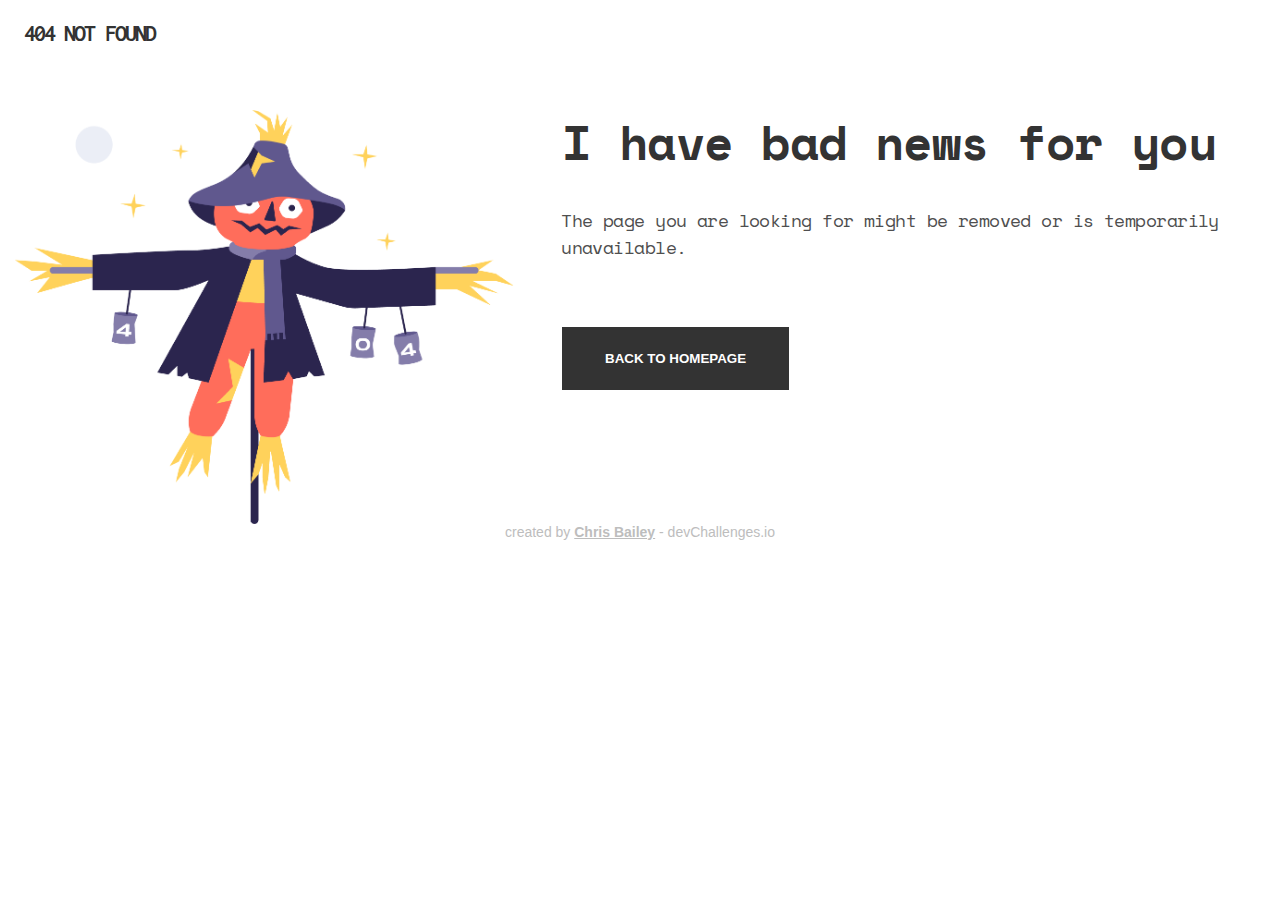
<file: 404-not-found-master/index.html>
<!DOCTYPE html>
<html lang="en">
  <head>
    <meta charset="utf-8" />
    <meta
      name="viewport"
      content="width=device-width, initial-scale=1,
  maximum-scale=5"
    />

    <link rel="icon" href="devchallenges.png" />
    <!-- 
    <link
      rel="shortcut icon"
      type="image/x-icon"
      href="https://devchallenges.io/"
    /> -->
    <!-- google fonts -->
    <link rel="preconnect" href="https://fonts.gstatic.com" />
    <link
      href="https://fonts.googleapis.com/css2?family=Inconsolata:wght@700&family=Space+Mono:wght@400;700&display=swap"
      rel="stylesheet"
    />

    <!-- my stylesheet -->
    <link rel="stylesheet" href="style.css" />
    <title>Devchallenges 404 Not Found</title>
  </head>
  <body>
    <header class="header">
      <h1 class="heading">404 not found</h1>
    </header>
    <main class="main">
      <img
        src="./Scarecrow.png"
        alt="picture of a Scarecrow"
        class="main__img"
      />
      <div class="main__content">
        <h2 class="main__heading">I have bad news for you</h2>
        <p class="main__paragraph">
          The page you are looking for might be removed or is temporarily
          unavailable.
        </p>
        <button class="main__btn">back to homepage</button>
      </div>
    </main>

    <footer>
      <p class="made__by">
        created by <a href="#">Chris Bailey</a> - devChallenges.io
      </p>
    </footer>
  </body>
</html>
</file>
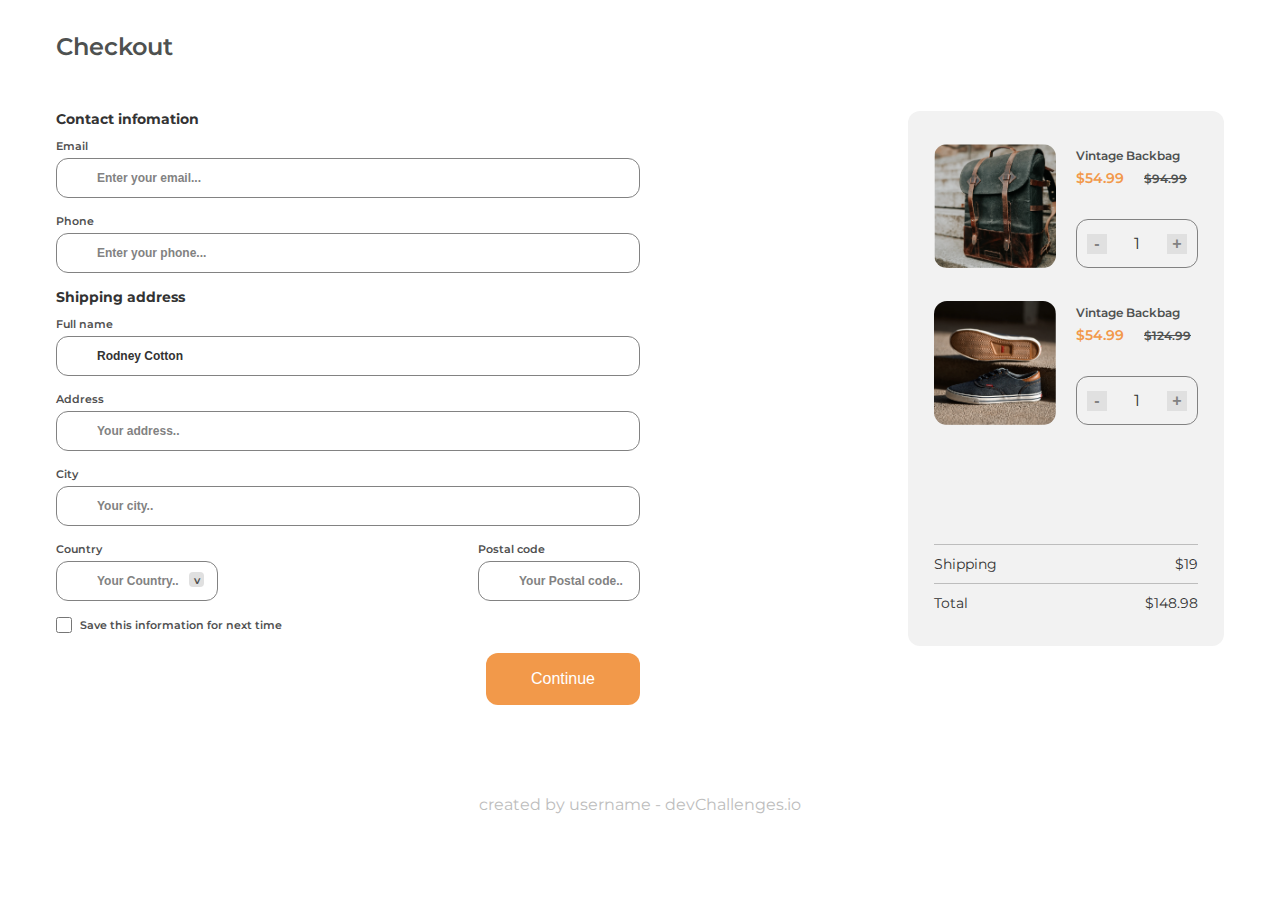
<file: checkout-page-master/index.html>
<!DOCTYPE html>
<html lang="en">
  <head>
    <meta charset="utf-8" />
    <meta
      name="viewport"
      content="width=device-width, initial-scale=1,
  maximum-scale=5"
    />

    <link rel="icon" href="devchallenges.png" />

    <link
      rel="shortcut icon"
      type="image/x-icon"
      href="https://devchallenges.io/"
    />

    <link rel="preconnect" href="https://fonts.googleapis.com">
    <link rel="preconnect" href="https://fonts.gstatic.com" crossorigin>
    <link href="https://fonts.googleapis.com/css2?family=Montserrat:wght@600&display=swap" rel="stylesheet">
    <link rel="stylesheet" href="./style.css">
    <title>Devchallenges</title>
  </head>
  <body>
    <h1>Checkout</h1>
    <main class="main">

      <div class="basket">
        <div class="item">
          <div class="item__img">
            <img src="./photo1.png" alt="">
          </div>
          <div class="info">
            <h2 class="item__name">Vintage Backbag</h2>
            <p class="item__price">$54.99 <span class="item__rrp">$94.99</span></p>
            <div class="item__quantity">
              <button class="item__btn subract" aria-label="decrease quantity">-</button>
              <span class="item__amount">1</span>
              <button class="item__btn add" aria-label="increase quantity">+</button>
            </div>
          </div>
        </div>
        <div class="item">
          <div class="item__img">
            <img src="./photo2.png" alt="">
          </div>
          <div class="info">
            <h2 class="item__name">Vintage Backbag</h2>
            <p class="item__price">$54.99 <span class="item__rrp">$124.99</span></p>
            <div class="item__quantity">
              <button class=" item__btn subract" aria-label="decrease quantity">-</button>
              <span class="item__amount">1</span>
              <button class="item__btn add" aria-label="increase quantity">+</button>
            </div>
          </div>
        </div>
        <div class="shipping">
          <span>Shipping</span> 
          <span>$19</span>
        </div>
        <div class="total">
          <span>Total</span> 
          <span>$148.98</span>
        </div>
      </div>
      <form action="" class="form">
        <h3 class="form__heading">Contact infomation</h3>
        <div>
          <label for="email" id="email">Email</label>
          <input type="email" placeholder="Enter your email...">
        </div>
        <div>
          <label for="phone" id="phone">Phone</label>
          <input type="text" placeholder="Enter your phone...">
        </div>
        <h3 class="form__heading">Shipping address</h3>
        <div>
          <label for="text" class="name">Full name</label>
          <input type="text" id="name" value="Rodney Cotton">
        </div>
        <div>
          <label for="address" class="address">Address</label>
          <input type="text" id="address" placeholder="Your address..">
        </div>
        <div>
          <label for="city" class="city">City</label>
          <input type="text" id="city" placeholder="Your city..">
        </div>
        <div class="form__localtion">
          <div>
            <label for="country" class="country">Country</label>
            <input type="text" id="country" placeholder="Your Country..">
          </div>
          <div>
            <label for="postal" class="postal">Postal code</label>
            <input type="text" id="postal" placeholder="Your Postal code..">
          </div>
        </div>
        <div class="form__save">
          <input type="checkbox" name="save" id="save">
          <label for="save" class="save">Save this information for next time</label>  
        </div>
        <div class="form__btn">
          <button type="submit" >Continue</button>
        </div>
      </form>
    </main>
    <footer>created by username - devChallenges.io</footer>
  </body>
</html>
</file>
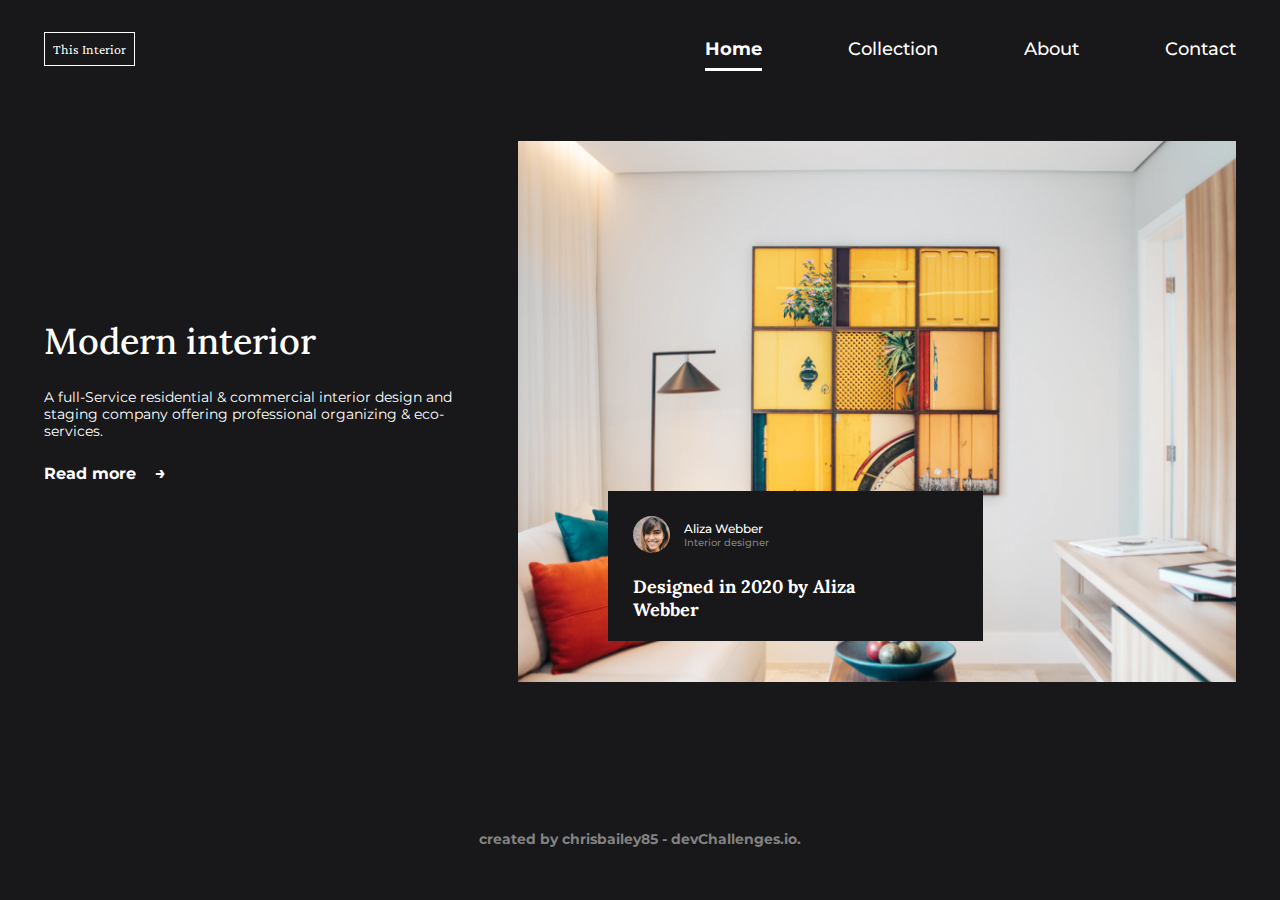
<file: interior-consultant/index.html>
<!DOCTYPE html>
<html lang="en">
  <head>
    <meta charset="utf-8" />
    <meta
      name="viewport"
      content="width=device-width, initial-scale=1,
  maximum-scale=5"
    />

    <link rel="icon" href="devchallenges.png" />

    <link
      rel="shortcut icon"
      type="image/x-icon"
      href="https://devchallenges.io/"
    />

    <link rel="preconnect" href="https://fonts.googleapis.com" />
    <link rel="preconnect" href="https://fonts.gstatic.com" crossorigin />
    <link
      href="https://fonts.googleapis.com/css2?family=Crimson+Pro:wght@200&family=Lora:wght@500;700&family=Montserrat:wght@400;500;700&display=swap"
      rel="stylesheet"
    />
    <link rel="stylesheet" href="./style.css">
    <title>Interior Consultant</title>
  </head>
  <body>
    <header class="header">
      <div class="logo">
        <span>This Interior</span>
      </div>

      <button class="hamburger" aria-label="Menu" aria-controls="navigation" aria-expanded="false">
        <span class="line line--one"></span>
        <span class="line line--two"></span>
        <span class="line line--three"></span>
      </button>

      <nav class="nav" id="navigation">
        <ul class="nav__list">
          <li class="nav__item">
            <a href="#" class="nav__link active">Home</a>
          </li>
          <li class="nav__item">
            <a href="#" class="nav__link">Collection</a>
          </li>
          <li class="nav__item">
            <a href="#" class="nav__link">About</a>
          </li>
          <li class="nav__item">
            <a href="#" class="nav__link">Contact</a>
          </li>
        </ul>
      </nav>
    </header>
    <main class="main">
      <section class="about">
        <div class="about__text">
          <h1 class="about__heading">Modern interior</h1>
          <p class="about__paragraph">
            A full-Service residential & commercial interior design and staging company offering professional organizing & eco-services.
          </p>
          <a href="#" class="about__link">Read more</a>
        </div>

        <div class="about__img">
          <img class="big__img" src="./photo1.png" alt="">
          <div class="card">
            <div class="card__img">
              <div class="card__info">
                <img src="./photo2.png" alt="">
                <div>
                  <h4 class="card__name">Aliza Webber</h4>
                  <h5 class="card__job">Interior designer</h5>
                </div>
              </div>
              <div class="card__paragraph">Designed in 2020 by Aliza Webber</div>
            </div>
          </div>
        </div>
      </section>
    </main>
    <footer>
       <p>created by chrisbailey85 - devChallenges.io.</p>
    </footer>
    <script src="./main.js"></script>
  </body>
</html>
</file>
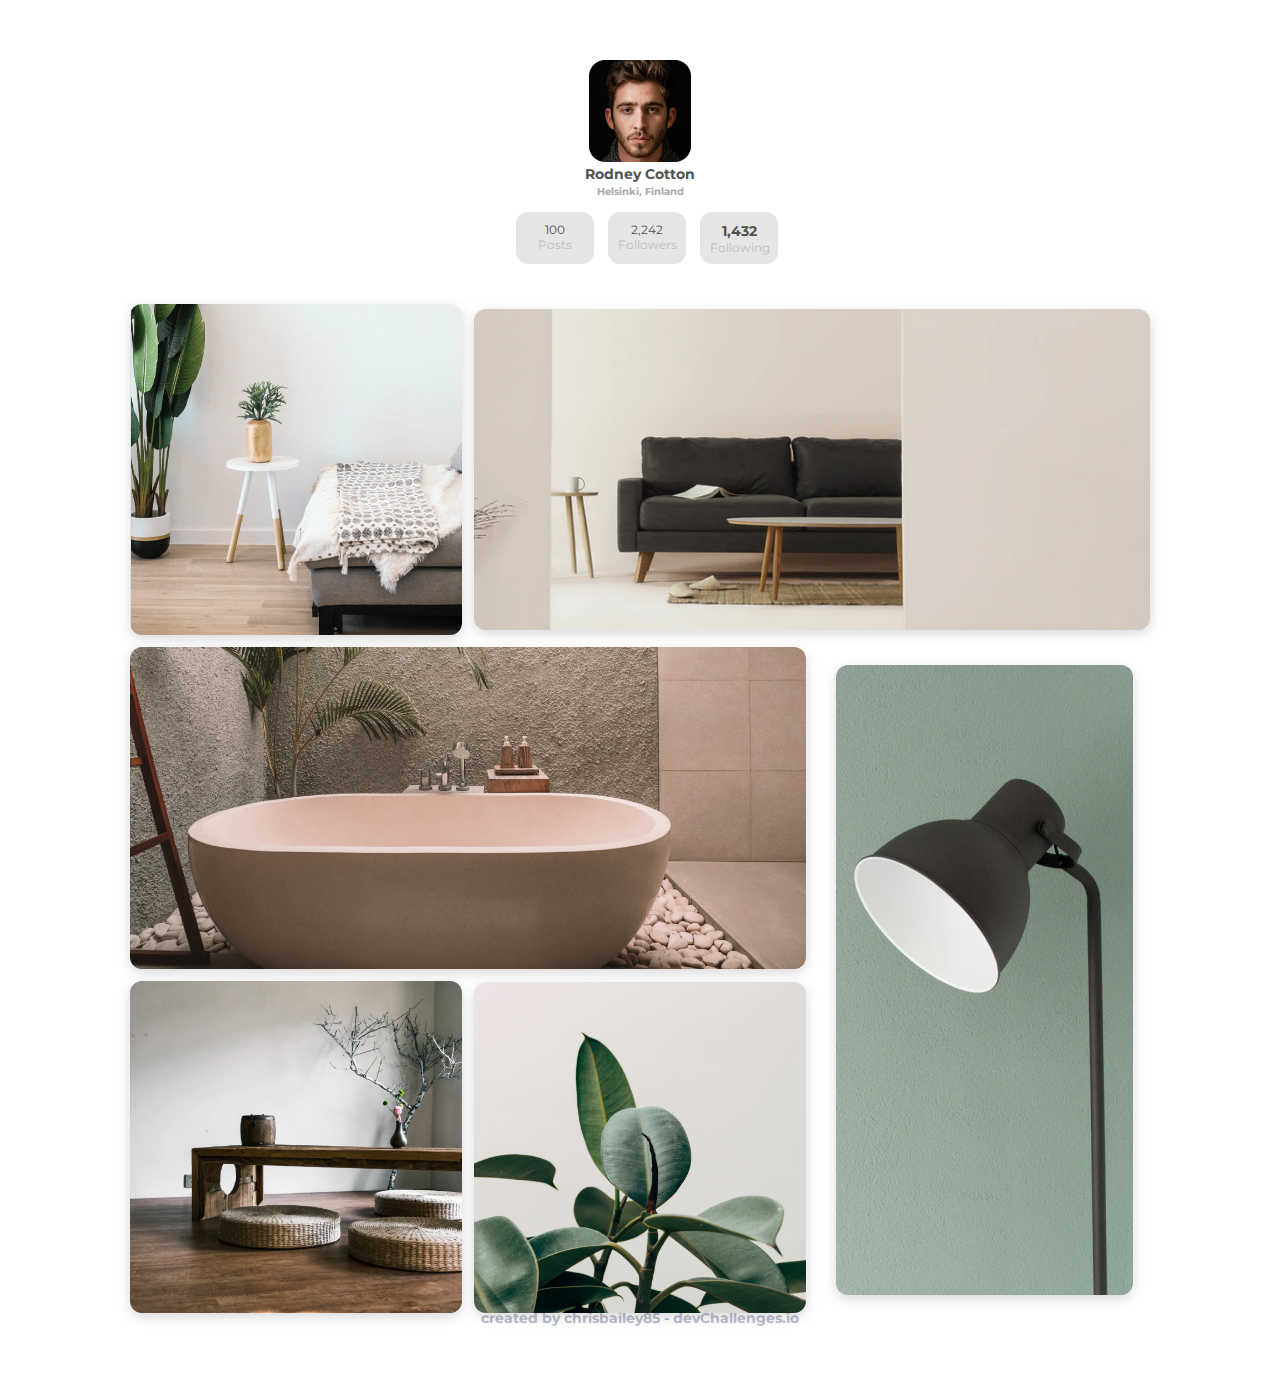
<file: my-gallery-master/index.html>
<!DOCTYPE html>
<html lang="en">
  <head>
    <meta charset="utf-8" />
    <meta
      name="viewport"
      content="width=device-width, initial-scale=1,
  maximum-scale=5"
    />

    <link rel="icon" href="devchallenges.png" />

    <link
      rel="shortcut icon"
      type="image/x-icon"
      href="https://devchallenges.io/"
    />

    <link rel="preconnect" href="https://fonts.googleapis.com" />
    <link rel="preconnect" href="https://fonts.gstatic.com" crossorigin />
    <link
      href="https://fonts.googleapis.com/css2?family=Montserrat:wght@600;700&display=swap"
      rel="stylesheet"
    />
    <link rel="stylesheet" href="style.css" />

    <title>Devchallenges</title>
  </head>
  <body>
    <header class="header">
      <div >
        <img  src="./profilePhoto.png" alt="picture if Rodney Cotton" class="header__img"/>
      </div>
      <div class="header__text">
        <h1 class="header__name">Rodney Cotton</h1>
        <h2 class="header__location">Helsinki, Finland</h2>
      </div>

      <div class="header__stats">
        <div class="header__stat">
          <span class="header__number">100</span>
          <span class="header__type">Posts</span>
        </div>
        <div class="header__stat">
          <span class="header__number">2,242</span>
          <span class="header__type">Followers</span>
        </div>
        <div class="header__stat">
          <h3 class="header__number">1,432</h3>
          <span class="header__type">Following</span>
        </div>
      </div>
    </header>
    <main class="main">
      <div class="image__container">
        <img src="./photo1.png" alt="" class="img img--one">
        <img src="./photo2.png" alt="" class="img img--two">
        <img src="./photo3.png" alt="" class="img img--three">
        <img src="./photo4.png" alt="" class="img img--four">
        <img src="./photo5.png" alt="" class="img img--five">
        <img src="./photo6.png" alt="" class="img img--six">
      </div>
    </main>
    <footer class="footer">
      <p class="footer__text">created by chrisbailey85 - devChallenges.io</p>
    </footer>
  </body>
</html>
</file>
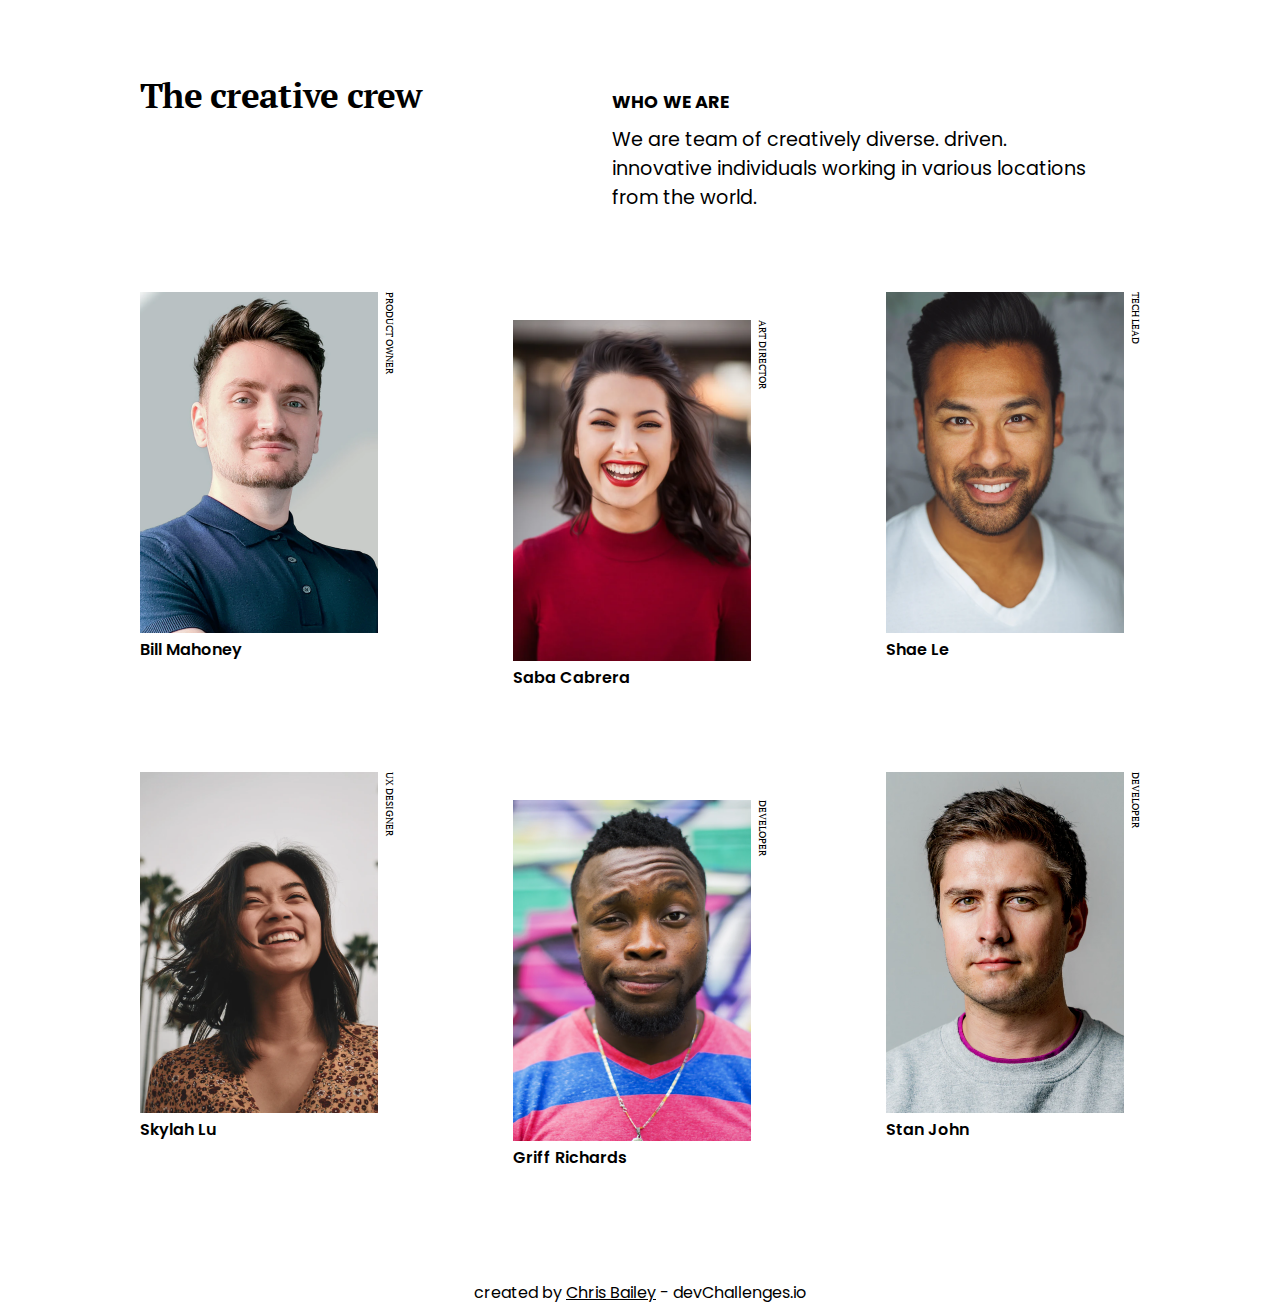
<file: my-team-page-master/index.html>
<!DOCTYPE html>
<html lang="en">
  <head>
    <meta charset="utf-8" />
    <meta
      name="viewport"
      content="width=device-width, initial-scale=1,
  maximum-scale=5"
    />
    <link rel="icon" href="devchallenges.png" />
    <link
      rel="shortcut icon"
      type="image/x-icon"
      href="https://devchallenges.io/"
    />
    <link rel="preconnect" href="https://fonts.googleapis.com" />
    <link rel="preconnect" href="https://fonts.gstatic.com" crossorigin />
    <link
      href="https://fonts.googleapis.com/css2?family=PT+Serif:wght@400;700&family=Poppins:wght@400;600&display=swap"
      rel="stylesheet"
    />
    <link rel="stylesheet" href="styles.css" />
    <title>Devchallenges</title>
  </head>
  <body>
    <header>
      <h1 class="header__heading">The creative crew</h1>
      <div class="about">
        <h2 class="header__subheading">Who we are</h2>
        <p class="header__paragraph">
          We are team of creatively diverse. driven. innovative individuals
          working in various locations from the world.
        </p>
      </div>
    </header>
    <main class="main">
      <div class="cards">
        <div class="card">
          <div class="card__img">
            <img src="./photo1.png" alt="" class="img" />
          </div>
          <h2 class="name">Bill Mahoney</h2>
          <h2 class="job">Product owner</h2>
        </div>
        <div class="card">
          <div class="card__img">
            <img src="./photo2.png" alt="" class="img" />
          </div>
          <h2 class="name">Saba Cabrera</h2>
          <h2 class="job">Art director</h2>
        </div>
        <div class="card">
          <div class="card__img">
            <img src="./photo3.png" alt="" class="img" />
          </div>
          <h2 class="name">Shae Le</h2>
          <h2 class="job">Tech Lead</h2>
        </div>
        <div class="card">
          <div class="card__img">
            <img src="./photo4.png" alt="" class="img" />
          </div>
          <h2 class="name">Skylah Lu</h2>
          <h2 class="job">UX Designer</h2>
        </div>
        <div class="card">
          <div class="card__img">
            <img src="./photo5.png" alt="" class="img" />
          </div>
          <h2 class="name">Griff Richards</h2>
          <h2 class="job">Developer</h2>
        </div>
        <div class="card">
          <div class="card__img">
            <img src="./photo6.png" alt="" class="img" />
          </div>
          <h2 class="name">Stan John</h2>
          <h2 class="job">Developer</h2>
        </div>
      </div>
    </main>
    <footer>
      <p class="made__by">
        created by
        <a href="@bailey_coding" target="_blank" rel="noopener noreferrer"
          >Chris Bailey</a
        >
        - devChallenges.io
      </p>
    </footer>
  </body>
</html>
</file>
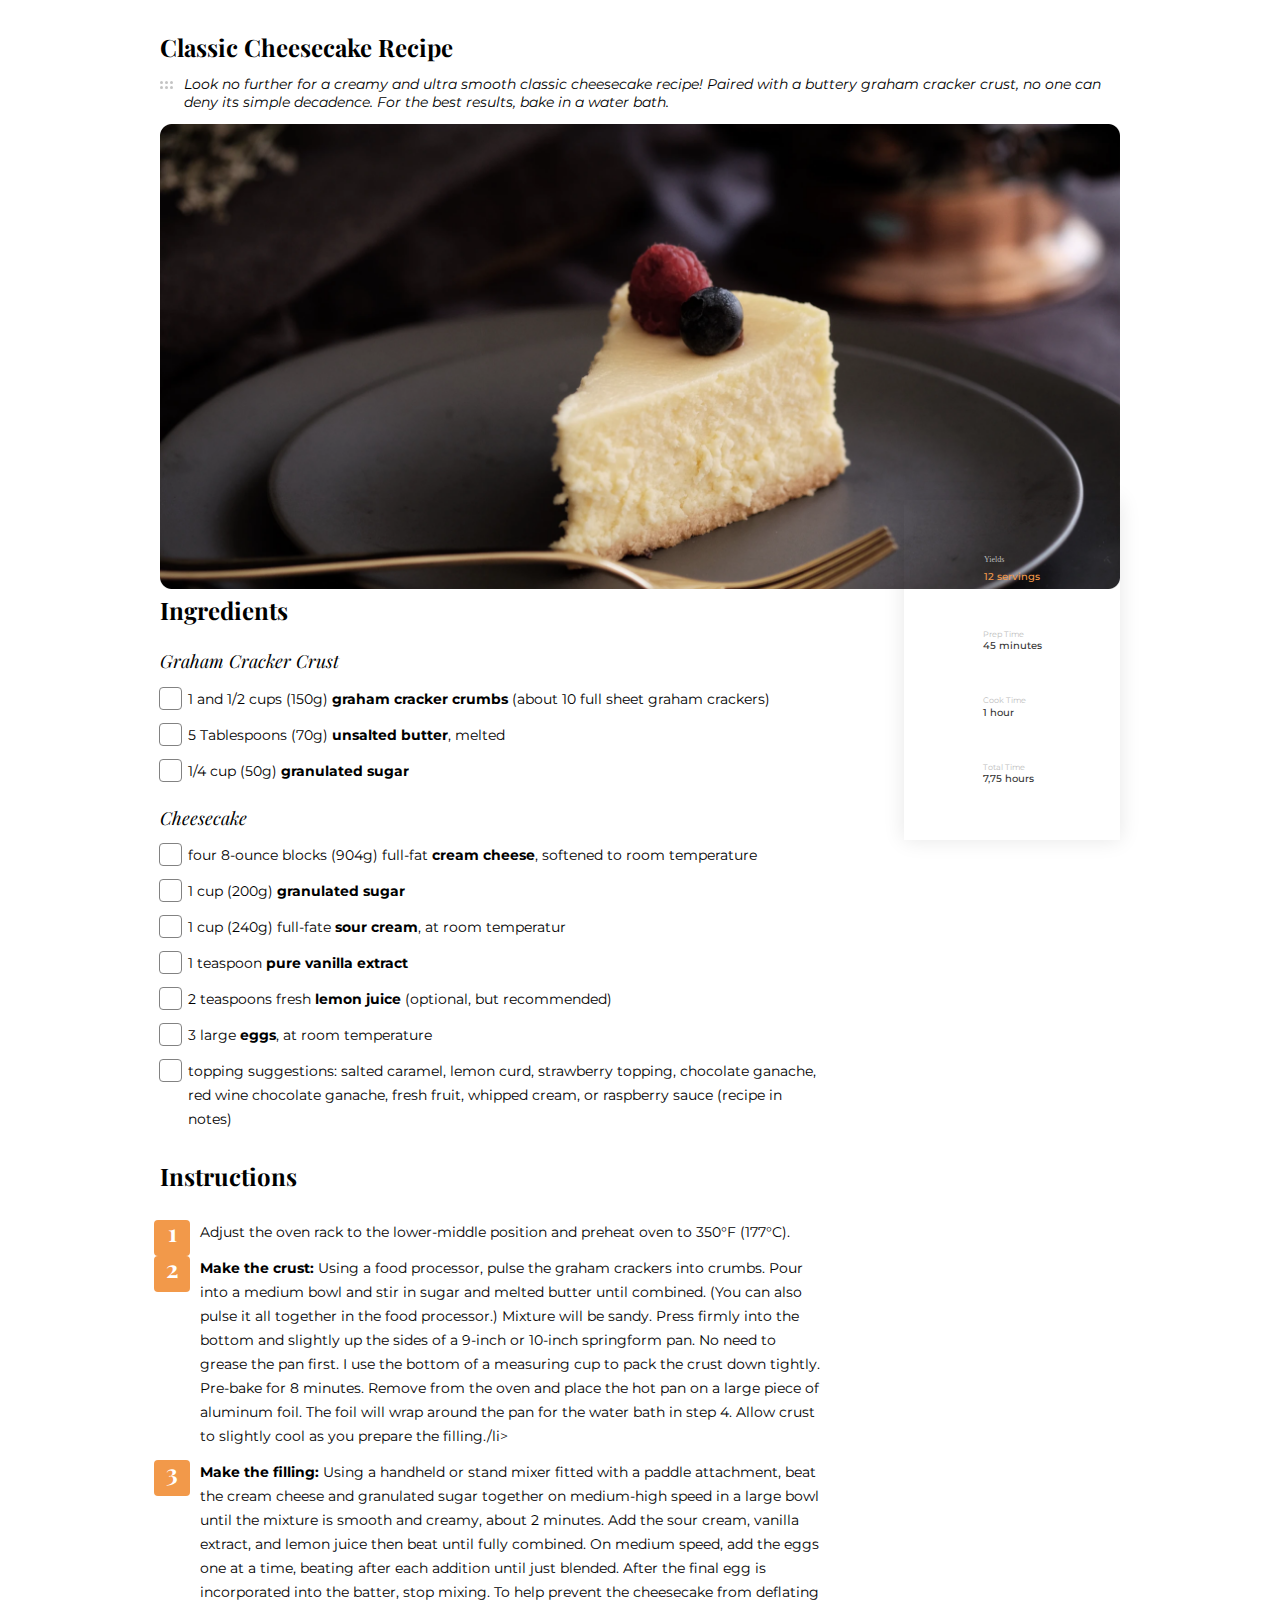
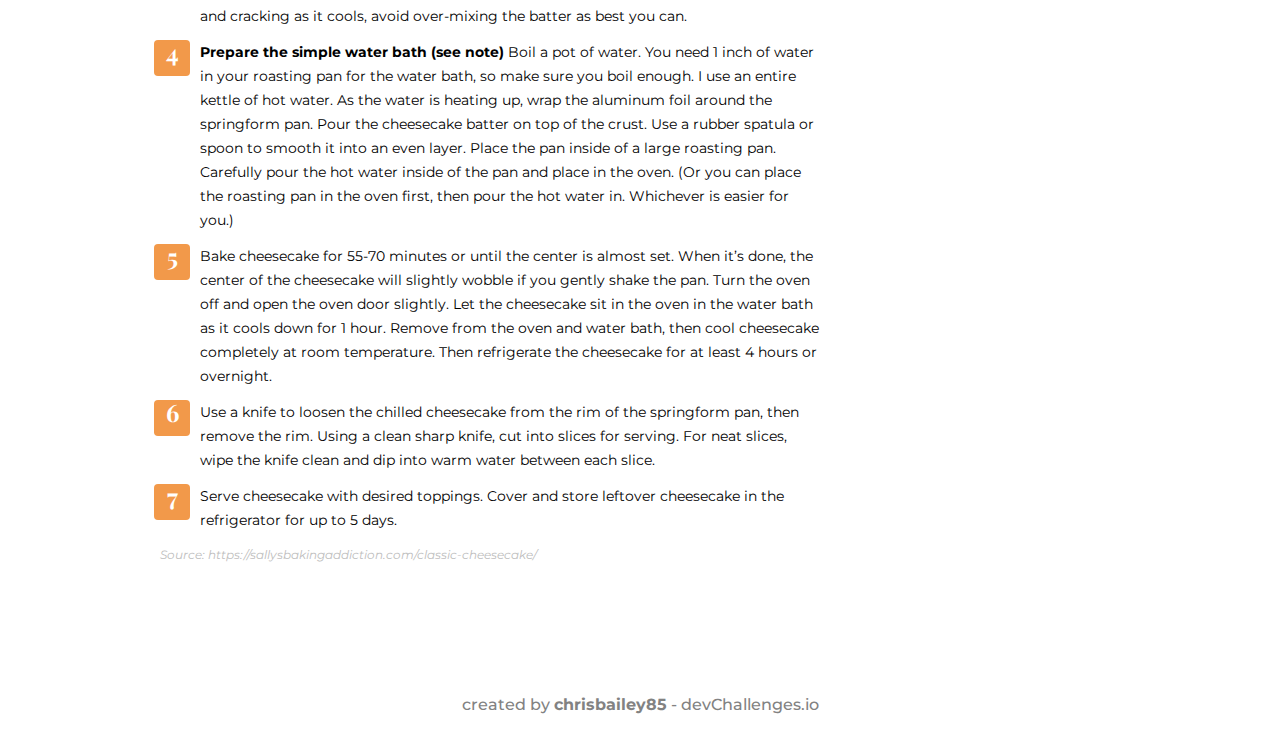
<file: recipe-page-master/index.html>
<!DOCTYPE html>
<html lang="en">
  <head>
    <meta charset="utf-8" />
    <meta
      name="viewport"
      content="width=device-width, initial-scale=1,
  maximum-scale=5"
    />

    <link rel="icon" href="devchallenges.png" />

    <!-- <link
      rel="shortcut icon"
      type="image/x-icon"
      href="https://devchallenges.io/"
    /> -->
    <link rel="preconnect" href="https://fonts.googleapis.com">
    <link rel="preconnect" href="https://fonts.gstatic.com" crossorigin>
    <link href="https://fonts.googleapis.com/css2?family=Montserrat:ital,wght@0,400;0,500;0,700;1,500&family=Playfair+Display:ital,wght@0,700;1,400&display=swap" rel="stylesheet">
    <link rel="stylesheet" href="style.css">

    <title>Devchallenges</title>
  </head>
  <body>
    <header class="header">
      <h1 class="heading header--heading">Classic Cheesecake Recipe</h1>
      <p class="header__paragraph">
        Look no further for a creamy and ultra smooth classic cheesecake recipe!
        Paired with a buttery graham cracker crust, no one can deny its simple
        decadence. For the best results, bake in a water bath.
      </p>
    </header>
    <main class="main">
      <img src="./photo1.png" alt="" class="image" />

      <div class="amount">
        <div class="servings">
          <span class="yields">Yields</span>
          <span class="serving">12 servings</span>
        </div>
        <ul class="time">
          <li class="time__item">
            <span class="prep">Prep Time</span>45 minutes
          </li>
          <li class="time__item"><span class="cook">Cook Time</span>1 hour</li>
          <li class="time__item">
            <span class="total">Total Time</span>7,75 hours
          </li>
        </ul>
      </div>
      <section class="ingredients">
        <h2 class="heading ingredients--heading">Ingredients</h2>
        <h3 class="sub__heading">Graham Cracker Crust</h3>

        <ul class="ingredients__list">
          <li class="ingredients__item">
            1 and 1/2 cups (150g) <span class="bold" >graham cracker crumbs</span> (about 10 full sheet
            graham crackers)
          </li>
          <li class="ingredients__item">
            5 Tablespoons (70g) <span class="bold"> unsalted butter</span>, melted
          </li>
          <li class="ingredients__item">1/4 cup (50g) <span class="bold"> granulated sugar</span></li>
        </ul>

        <h3 class="sub__heading">Cheesecake</h3>

        <ul class="ingredients__list">
          <li class="ingredients__item">
            four 8-ounce blocks (904g) full-fat
            <span class="bold"> cream cheese</span>, softened to room temperature
          </li>
          <li class="ingredients__item">
            1 cup (200g) <span class="bold"> granulated sugar</span>
          </li>
          <li class="ingredients__item">
            1 cup (240g) full-fate<span class="bold"> sour cream</span>, at room
            temperatur
          </li>
          <li class="ingredients__item">
            1 teaspoon<span class="bold"> pure vanilla extract</span>
          </li>
          <li class="ingredients__item">
            2 teaspoons fresh <span class="bold">lemon juice</span> (optional, but recommended)
          </li>
          <li class="ingredients__item">3 large <span class="bold"> eggs</span>, at room temperature</li>
          <li class="ingredients__item">
            topping suggestions: <span class="bold--italic">
              salted caramel, lemon curd, strawberry topping,
              chocolate ganache, red wine chocolate ganache, fresh fruit, whipped
              cream, or raspberry sauce
            </span> (recipe in notes)
          </li>
        </ul>
      </section>

      <section class="instructions">
        <h2 class="heading instructions--heading">Instructions</h2>

        <ul class="instructions__list">
          <li class="instructions__item">Adjust the oven rack to the lower-middle position and preheat oven to 350°F (177°C).</li>
          <li class="instructions__item"><span class="bold">Make the crust:</span> Using a food processor, pulse the graham crackers into crumbs. Pour into a medium bowl and stir in sugar and melted butter until combined. (You can also pulse it all together in the food processor.) Mixture will be sandy. Press firmly into the bottom and slightly up the sides of a 9-inch or 10-inch springform pan. No need to grease the pan first. I use the bottom of a measuring cup to pack the crust down tightly. Pre-bake for 8 minutes. Remove from the oven and place the hot pan on a large piece of aluminum foil. The foil will wrap around the pan for the water bath in step 4. Allow crust to slightly cool as you prepare the filling./li>
          <li class="instructions__item"><span class="bold">Make the filling:</span> Using a handheld or stand mixer fitted with a paddle attachment, beat the cream cheese and granulated sugar together on medium-high speed in a large bowl until the mixture is smooth and creamy, about 2 minutes. Add the sour cream, vanilla extract, and lemon juice then beat until fully combined. On medium speed, add the eggs one at a time, beating after each addition until just blended. After the final egg is incorporated into the batter, stop mixing. To help prevent the cheesecake from deflating and cracking as it cools, avoid over-mixing the batter as best you can.</li>
          <li class="instructions__item"><span class="bold">Prepare the simple water bath (see note)</span> Boil a pot of water. You need 1 inch of water in your roasting pan for the water bath, so make sure you boil enough. I use an entire kettle of hot water. As the water is heating up, wrap the aluminum foil around the springform pan. Pour the cheesecake batter on top of the crust. Use a rubber spatula or spoon to smooth it into an even layer. Place the pan inside of a large roasting pan. Carefully pour the hot water inside of the pan and place in the oven. (Or you can place the roasting pan in the oven first, then pour the hot water in. Whichever is easier for you.)</li>
          <li class="instructions__item">Bake cheesecake for 55-70 minutes or until the center is almost set. When it’s done, the center of the cheesecake will slightly wobble if you gently shake the pan. Turn the oven off and open the oven door slightly. Let the cheesecake sit in the oven in the water bath as it cools down for 1 hour. Remove from the oven and water bath, then cool cheesecake completely at room temperature. Then refrigerate the cheesecake for at least 4 hours or overnight.</li>
          <li class="instructions__item">Use a knife to loosen the chilled cheesecake from the rim of the springform pan, then remove the rim. Using a clean sharp knife, cut into slices for serving. For neat slices, wipe the knife clean and dip into warm water between each slice.</li>
          <li class="instructions__item">Serve cheesecake with desired toppings. Cover and store leftover cheesecake in the refrigerator for up to 5 days.</li>
        </ul>
      </section>
      <small>Source: https://sallysbakingaddiction.com/classic-cheesecake/ </small>
    </main>
    <footer><p>created by <span class="username">chrisbailey85</span> - devChallenges.io</p></footer>
  </body>
</html>
</file>
<file: 404-not-found-master/style.css>
* {
  margin: 0;
  padding: 0;
  box-sizing: border-box;
}
body {
  color: #333;
  font-family: "Space Mono", monospace;
}
.header {
  margin: 20px 0 0 24px;
}
.heading {
  font-family: "Inconsolata", monospace;
  font-size: 24px;
  font-weight: 700;
  text-transform: uppercase;
  letter-spacing: -0.08em;
}
.main__content {
  margin-top: 60px;
  letter-spacing: -0.035em;
  padding-bottom: 114px;
}
.main__img {
  max-width: 100%;
  height: 220px;
  margin: 64px 44px 0;
}

.main__heading {
  font-weight: 700;
  font-size: 48px;
  line-height: 71px;
  margin: 0 1px 30px 24px;
}

.main__paragraph {
  font-size: 18px;
  font-weight: 400;
  color: #4f4f4f;
  line-height: 27px;
  font-style: normal;
  margin: 0 24px 66px 23px;
}

.main__btn {
  background-color: #333;
  color: #fff;
  text-transform: uppercase;
  padding: 24px 43px;
  font-weight: 700;
  margin-left: 24px;
  cursor: pointer;
  transition: background-color 0.3s ease;
  border: none;
}

.main__btn:active {
  transform: scale(0.98);
}

.made__by {
  font-family: "Montserrat", sans-serif;
  font-size: 14px;
  width: 100%;
  text-align: center;
  padding-bottom: 24px;
  color: #bdbdbd;
  font-weight: 500;
}
.made__by a {
  font-weight: 700;
  color: hsl(0, 0%, 74%);
}

@media (min-width: 768px) {
  .main {
    display: flex;
  }
}
@media (min-width: 1024px) {
  .main__img {
    width: 539px;
    height: 414px;
    margin: 64px 24px 0 15px;
  }
}
@media (min-width: 1440px) {
  .header {
    margin: 40px 0 0 77px;
  }
  .main {
    margin: 200px 0 0 77px;
  }
  .main__content {
    margin-top: 0;
    letter-spacing: -0.035em;
    padding-bottom: 308px;
  }
  .main__img {
    width: 539px;
    height: 414px;
    margin: 0 119px 0 0;
  }
  .main__heading {
    font-size: 64px;
    margin: 0 119px 36px 0;
  }

  .main__paragraph {
    margin: 0 323px 64px 0;
    font-size: 24px;
  }

  .main__btn {
    margin-left: 0px;
  }
}
@media (pointer: fine) {
  .main__btn:hover {
    background-color: #4f4f4f;
  }
}
</file>
<file: checkout-page-master/style.css>
*{
    margin: 0;
    padding: 0;
    box-sizing: border-box;
}

body {
    font-family: 'Montserrat', sans-serif;
    padding: 32px 14px;
}

h1, h2 {
  font-weight: 600;
  color: #4E5150;
}
h1 {
  font-size: 1.5rem;
  margin-bottom: 20px;
}
.basket {
  background: #F2F2F2;
  border-radius: 12px;
  display: flex;
  align-items: center;
  flex-direction: column;
  margin-bottom: 39px;
  padding: 33px 26px 13px;
  max-height: 535px;
}

.item {
  display: flex;
  align-items: center;
  justify-content: center;
  width: 100%;
  margin-bottom: 29px;
}
.item__img img {
  width: 122px;
  height: 124px;
  margin-right: 20px;
  border-radius: 13px;
}

.item__name {
  font-size: 12px;
  line-height: 15px;
  margin-bottom: 6px;
}

.info {
  display: flex;
  flex-direction: column;
  justify-content: space-around;
}

.item__price {
  color: #F2994A;
  font-weight: 600;
  font-size: 14px;
}
.item__rrp {
  color: #4E5150;
  font-size: 12px;
  margin-left: 2ch;
  text-decoration: line-through;
}
.item__quantity {
  border: 1px solid #828282;
  border-radius: 12px;
  display: flex;
  align-items: center;
  justify-content: space-between;
  width: 122px;
  height: 49px;
  margin-top: 32px;
  padding: 0 10px;
}

.item__btn {
  color: #828282;
  background-color: #E0E0E0;
  border: none;
  height: 20px;
  width: 20px;
  font-weight: 600;
  cursor: pointer;
  transition: transform 0.3s ease, background-color 0.2s ease;
  font-size: 16px;
}

.item__btn:hover {
  transform: scale(1.2);
  font-size: 17px;
  background-color: rgb(228, 228, 228);
} 
.item__amount {
  color: #333333;
  font-size: 1rem;
}

.shipping {
  color: #333333;
  border-top: solid 1px #BDBDBD;
  margin-top: 86px;
  padding: 10px 0;
  width: 100%;
  display: flex;
  justify-content: space-between;
  align-items: center;
  font-size: 14px;
}

.total {
  color: #333333;
  border-top: solid 1px #BDBDBD;
  padding-top: 10px;
  width: 100%;
  display: flex;
  justify-content: space-between;
  align-items: center;
  font-size: 14px;
}

.form__heading {
  color: #333333;
  font-size: 0.9rem;
  line-height: 17px;
  margin-bottom: 11px;
}

.form label {
  font-size: 0.7rem;
  color: #4F4F4F;
  margin-bottom: 5px;
  font-weight: 600;
}
input {
  margin-bottom: 16px;
  padding: 12px 0 12px 40px;
  width: 100%;
  color: #333333;
  font-weight: 600;
  font-size: 12px;
  border: 1px solid #828282;
border-radius: 12px;
}
input::placeholder {
  color: #828282;
}
label, input {
    display: block;
  }
  .form__localtion {
    display: flex;
    justify-content: space-between;
  }

  .form__localtion div {
    position: relative;
    width: 162px;
  }
  .form__save {
    display: flex;
    align-items: center;
  }
   .form__save input {
     width: 16px;
     height: 16px;
     margin-right: 8px;
     margin-bottom: 0;
   }
   .form__save label {
     margin-bottom: 0;
   }
   .form__btn {
     display: flex;
     justify-content: flex-end;
     margin: 20px 0 90px;
     width: 100%;
   }
   .form__btn button {
    background-color: #F2994A;
    border-radius: 12px;
    border: none;
    cursor: pointer;
    color: #fff;
     padding: 17px 45px;
     font-size: 1rem;
     transition: transform 0.5s ease, opacity 0.3 ease ;
   }
   .form__btn button:hover {
    opacity: 0.9;
   }
   .form__btn button:active {
     transform: scale(0.98);
   }
   .country::before {
     content: "v";  
     background-color: #E0E0E0;
     width: 15px;
     height: 15px;
     position: absolute;
     right: 14px;
     top: 30px;
     display: flex;
     justify-content: center;
     align-items: center;
     font-weight: 600;
     border-radius: 4px;
   }

   footer {
     color: #BDBDBD;
     text-align: center;
     width: 100%;
     padding-bottom: 24px;
   }

   input:focus, button:focus {
     outline: 2px dotted #F2994A;
   }
@media (min-width: 425px) {
  body {
    padding: 32px 28px;
  }
}
   @media (min-width:768px) {
     body {
      padding: 32px 36px;
     }
     h1 {
       margin-bottom: 50px;
     }
     .main {
       display: flex;
       flex-direction: row-reverse;
       justify-content: space-between;
     }
     .basket {
      margin-bottom: 0;
     }
   }
   @media (min-width:1024px) {
     body {
      padding: 32px 56px;
     }
     .basket {
      padding: 33px 26px 29px;
     }
     .form {
       width: 50%;
     }
   }

   @media (min-width: 1440px) {
     body {
      padding: 64px 240px 0;
     }
   }
</file>
<file: interior-consultant/style.css>
* {
  margin: 0;
  padding: 0;
  box-sizing: border-box;
}
img {
  max-width: 100%;
}
body {
  background-color: #181719;
  min-height: 100vh;
  padding: 20px 12px;
  color: #fff;
}
.header {
  display: flex;
  justify-content: space-between;
  align-items: center;
  width: 100%;
}

.logo span {
  display: block;
  padding: 8px;
  font-size: 14px;
  font-family: "Crimson Pro", serif;
  color: #fff;
  border: 1px solid #fff;
}
.hamburger {
  position: relative;
  width: 38px;
  height: 38px;
  background-color: transparent;
  border: none;
  margin: 9.5px 4.5px;
  z-index: 1000000;
}

.hamburger:focus {
  outline: dotted 1px #fff;
}

.line {
  display: block;
  background-color: #fff;
  width: 100%;
  height: 3px;
  border-radius: 2px;
}
.line--one {
  margin-bottom: 25%;
}
.line--two {
  margin: 25% 0;
}

.line--three {
  margin-top: 25%;
}
.hamburger.open .line--one {
  transform: translateY(3px) rotate(45deg);
  margin: 0;
}
.hamburger.open .line--two {
  display: none;
}
.hamburger.open .line--three {
  transform: translateY(-1px) rotate(-45deg);
  margin: 0;
}
.nav {
  transform: scale(1, 0);
  display: flex;
  justify-content: center;
  align-items: center;
  position: absolute;
  top: 0;
  left: 0;
  height: 100vh;
  width: 100%;
  z-index: 10000;
  background: #181719;
  transition: transform 0.5s ease;
}
.nav__list {
  list-style-type: none;
  text-align: center;
}
.nav__item {
  margin-bottom: 24px;
}

.nav__link {
  color: #fff;
  font-family: "Montserrat", sans-serif;
  font-weight: 500;
  font-size: 18px;
  text-decoration: none;
  padding-bottom: 8px;
}
.nav__link.active {
  font-weight: 700;
  border-bottom: 3px solid #fff;
}
.nav.open {
  transform: scale(1);
}
.main {
  margin-top: 38px;
}
.about {
  margin-bottom: 144px;
}
.about__text {
  margin-bottom: 25px;
}
.about__heading {
  font-size: 36px;
  font-family: "Lora", serif;
  font-weight: 500;
  margin-bottom: 25px;
}

.about__paragraph {
  font-size: 14px;
  font-family: "Montserrat", sans-serif;
  font-weight: 400;
  line-height: 17px;
  margin-bottom: 25px;
}

.about__link {
  position: relative;
  text-decoration: none;
  color: #fff;
  font-family: "Montserrat", sans-serif;
  font-weight: 700;
  line-height: 17px;
  padding-right: 15px;
}

.about__link::before {
  content: "\2192";
  color: #fff;
  position: absolute;
  right: -15px;
  font-size: 18px;
}
.about__img {
  position: relative;
}
.card {
  position: absolute;
  left: 30px;
  top: 224px;
  background-color: #181719;
  color: #fff;
  height: 138px;
  width: 300px;
  padding: 25px;
}
.card__info {
  display: flex;
  align-items: center;
}
.card__img img {
  width: 37px;
  height: 37px;
  border-radius: 50%;
  margin-right: 14px;
}

.card__name,
.card__job {
  font-family: "Montserrat", sans-serif;
  font-weight: 500;
  font-size: 12px;
}

.card__job {
  color: #828282;
  font-size: 10px;
}
.card__paragraph {
  font-family: "Lora", sans-serif;
  font-weight: 700;
  font-size: 18px;
  margin-top: 22px;
  padding-right: 50px;
}
footer {
  width: 100%;
  text-align: center;
  color: #828282;
  font-family: "Montserrat", sans-serif;
  font-weight: 700;
  font-size: 14px;
}

@media (min-width: 425px) {
  body {
    padding: 20px 24px;
  }
  .card {
    width: 325px;
  }
}

@media (min-width: 768px) {
  body {
    padding: 32px;
  }
  .main {
    margin-top: 75px;
  }
  .about {
    display: flex;
    align-items: center;
  }
  .about__text {
    padding-right: 50px;
  }
}
@media (min-width: 1024px) {
  body {
    padding: 32px 44px;
  }

  .hamburger {
    display: none;
  }

  .nav {
    all: unset;
  }
  .nav__list {
    display: flex;
    align-items: center;
  }

  .nav__item {
    margin-left: 86px;
    margin-bottom: 0;
  }
  .card {
    width: 375px;
    height: 150px;
    left: 90px;
    top: 350px;
  }

}

@media (min-width: 1440px) {
  body {
    padding: 42px 77px;
  }
  .about__text {
    margin-right: 100px;
  }
  .about__heading {
    font-size: 48px;
  }

  .about__paragraph {
    font-size: 24px;
    line-height: 30px;
  }

  .about__link {
    font-size: 18px;
  }
  .card {
    width: 410px;
    height: 189px;
    left: 300px;
    top: 500px;
  }
  .big__img {
    width: 737px;
    height: 555px;
    max-width: initial;
  }
}
</file>
<file: my-gallery-master/style.css>
* {
  margin: 0;
  padding: 0;
  box-sizing: border-box;
}

body {
  font-family: "Montserrat", sans-serif;
  padding: 30px 12px;
  position: relative;
}
img {
  max-width: 100%;
}
.header {
  width: 100%;
  display: flex;
  justify-content: center;
  align-items: center;
  flex-direction: column;
}
.header__img {
  height: 102px;
  width: 102px;
  border-radius: 16px;
}
.header__text {
  text-align: center;
  line-height: 17px;
}

.header__name {
  font-size: 14px;
  color: #4e5150;
}

.header__location {
  font-size: 10px;
  color: #a9a9a9;
}

.header__stats {
  display: flex;
  margin: 0 57px;  
  font-size: 12px;
}

.header__stat {
  background-color: #e5e5e5;
  text-align: center;
  padding: 10px;
  border-radius: 12px;
  width: 78px;
  height: 52px;
  margin: 12px 0 40px 14px;
}

.header__number {
    color: #4E5150;
}

.header__type {
    color: #BDBDBD;
    display: block;
}
.main {
    margin-bottom: 44px;
    min-height: min-content;
}
.image__container {
    display: grid;
    grid-template-columns: repeat(3, 1fr);
    grid-template-rows: repeat(3, 1fr);
    gap: 12px;
    max-height: 961px;
    place-items: center;
    
}
.img {
    border-radius: 12px;
    filter: drop-shadow(0px 4px 6px rgba(0, 0, 0, 0.15));
    object-fit: cover;
}
.img--one {
    grid-column: 1/2;
    grid-row: 1/2;
}
.img--two {
    grid-column: 2/-1;
    grid-row: 1/2
}
.img--three {
    grid-column: 1/3;
    grid-row: 2/3
}
.img--four {
    grid-column: 3/-1;
    grid-row: 2/-1;
}
.img--five {
    grid-column: 3/2;
    grid-row: 3/-1;
}
.img--six {
    grid-column: 1/2;
    grid-row: 3/-1;
}

.footer {
    width: 100%;
    font-weight: 700;
    font-size: 14px;
    color: #B9BDCF;
    text-align: center;
}

@media (min-width: 425px) {
  body {
    padding: 60px 24px;
  }
}
@media (min-width: 768px) {
  body {
    padding: 60px 100px;
  }
}
@media (min-width: 1024px) {
  body {
    padding: 60px 130px;
  }
}
@media (min-width: 1440px) {
  body {
    padding: 60px 360px;
  }
}
</file>
<file: my-team-page-master/styles.css>
/* font-family: 'Poppins', sans-serif;
font-family: 'PT Serif', serif; */
* {
  margin: 0;
  padding: 0;
  box-sizing: border-box;
}
body {
  position: relative;
  padding: 71px 18px 175px;
}
main {
  max-width: 1000px;
  margin: 0 auto;
}
header {
  max-width: 1000px;
  margin: 0 auto;
}
.header__heading {
  font-size: 2.2rem;
  font-weight: 700;
  font-family: "PT Serif", serif;
  margin-bottom: 38px;
  letter-spacing: -0.045rem;
}
.header__subheading {
  font-size: 1.1rem;
  font-family: "Poppins", sans-serif;
  margin-bottom: 10px;
  text-transform: uppercase;
}

.header__paragraph {
  font-family: "Poppins", sans-serif;
  max-width: 35ch;
}
.cards {
  display: flex;
  flex-wrap: wrap;
  justify-content: space-between;
  margin-top: 2rem;
}
.card {
  position: relative;
  padding-right: 1rem;
  margin-top: 5rem;
}
.card:nth-child(1),
.card:nth-child(2) {
  margin-top: 0;
}
.card:nth-child(even) {
  transform: translateY(28px);
}
.card__img {
  width: 139px;
  height: 209px;
  margin: 0;
}

img {
  width: 100%;
  height: 100%;
  object-fit: cover;
}
.name {
  font-size: 1rem;
  font-family: "Poppins", sans-serif;
  line-height: 21px;
  font-weight: 600;
  margin-top: 6px;
}
.job {
  text-transform: uppercase;
  position: absolute;
  top: 0;
  left: 100%;
  line-height: 1;
  width: 100%;
  font-size: 10px;
  font-family: "PT Serif", serif;
  font-weight: 400;
  transform: rotate(90deg);
  transform-origin: top left;
}
footer {
  position: absolute;
  bottom: 10px;
  left: 0;
  width: 100%;
}

.made__by {
  width: 100%;
  text-align: center;
  font-family: "Poppins", sans-serif;
}

.made__by a {
  color: black;
  cursor: pointer;
}

.made__by a:focus {
  outline: dotted 2px #2680eb;
}

@media (min-width: 425px) {
  body {
    padding: 71px 2rem 175px;
  }
}

@media (min-width: 768px) {
  body {
    padding: 71px 4rem 175px;
  }
  .card__img {
    width: 238px;
    height: 341px;
  }
}
@media (min-width: 1024px) {
  header {
    display: flex;
    justify-content: space-between;
    align-items: baseline;
    margin-bottom: 5rem;
  }

  .header__paragraph {
    max-width: 40ch;
    margin-right: 3rem;
    font-size: 1.2rem;
  }

  .card {
    margin-top: 7rem;
  }
  .card:nth-child(even) {
    transform: translateY(0);
  }
  .card:nth-child(3) {
    margin-top: 0;
  }
  .card:nth-child(2),
  .card:nth-child(5) {
    transform: translateY(28px);
  }
}
</file>
<file: recipe-page-master/style.css>
*{
    margin: 0;
    padding: 0;
    box-sizing: border-box;
}

body {
    padding: 32px 14px 24px;
    line-height: 1.3;
    counter-reset: section;  
}

img {
    max-width: 100%;
}
.main {
    padding-bottom: 130px;
}
.heading {
    font-family: 'Playfair Display', serif;
    font-weight: 700;
    color: #000;
}
.sub__heading {
    font-family: 'Playfair Display', serif;
    font-style: italic;
    font-weight: 400;
    font-size: 18px;
    margin: 24px 0 13px;
}

.header--heading {
    font-size: 1.5rem;
    margin-bottom: 12px;
}
.header__paragraph {
    position: relative;
    font-family: 'Montserrat', sans-serif;
    font-style: italic;
    font-weight: 400;
    font-size: 14px;
    margin-left: 24px;
    margin-bottom: 12px;
}

.header__paragraph::before {
    content: url("./6dots.svg");
    position: absolute;
    left: -24px;
    top: 0;
}
.amount {
    margin: 24px 0 30px;
}
.servings {
    margin-bottom: 20px;
}
.serving {
    color: #F2994A;
    font-family: 'Montserrat', sans-serif;
    font-weight: 500;
    font-size: 10px;
}
.time {
    display: flex;
    justify-content: space-between;
    list-style-type: none;
}
.time__item {
   font-family: 'Montserrat', sans-serif;
    font-weight: 500; 
    color: #333333;
    font-size: 10px;
}
.yields, .prep, .total, .cook {
    font-weight: 400;
    font-size: 8px;
    color: #BDBDBD;
    display: block;
}

.ingredients__item, .instructions__item {
    position: relative;
    font-family: 'Montserrat', sans-serif;
    font-weight: 400;
    font-size: 0.9rem;
    margin-bottom: 12px;
    line-height: 24px;
    list-style-type: none;
    margin-left: 28px;
}
.ingredients__item::before {
    content: '';
    position: absolute;
    top: 0;
    left: -29px;
    height: 21px;
    width: 21px;
    border: 1px solid #828282;
    border-radius: 4px;
}
.bold {
    font-weight: 700;
}
.instructions--heading {
    margin: 30px 0 28px;
}

.instructions__item {
    margin-left: 40px;
}
.instructions__item::before {
    counter-increment: section;
    content: counter(section);
    position: absolute;
    top: 0;
    left: -46px;
    height: 36px;
    width: 36px;
    background-color: #F2994A;
    border-radius: 4px;
    text-align: center;
    vertical-align: center;
    font-family: Playfair Display;
    font-weight: bold;
    font-size: 24px;
    color: #fff;
}
small {
    font-family: 'Montserrat', sans-serif;
    font-size: 12px;
    font-style: italic;
    line-height: 18px;
    color: #BDBDBD;
    margin-top: 28px;
}
footer {
width: 100%;
text-align: center;
font-family: 'Montserrat', sans-serif;
font-weight: 500;
color: #828282;
}
.username {
    font-weight: 700;
}
@media (min-width: 425px) {
    body {
        padding: 32px 40px 24px;
    }
}
@media (min-width: 768px) {
    body {
        padding: 32px 100px 24px;
    }
}
@media (min-width: 1024px) {
    body {
        padding: 32px 160px 24px;
    }

    .ingredients__list, .instructions__list {
        padding-right: 300px;
    }
    .amount {
        position: absolute;
        display: flex;
        justify-content: center;
        align-items: center;
        flex-direction: column;
        top: 500px;
        right: 160px;
        width: 216px;
        height: 340px;
        box-shadow: 0 0 20px rgba(0, 0, 0, 0.1);
        margin: 0;
    }
    .servings {
        margin-bottom: 0;
    }
    .time {
        display: flex;
        flex-direction: column;
    }
    .time__item {
        margin-top: 43px;
    }
}
@media (min-width: 1440px) {
    body {
        padding: 32px 236px 24px;
    }
    .ingredients {
        margin-top: 48px;
    }
    .amount {
        top: 655px;
        right: 236px;
    }
    .instructions__item:first-child {
        margin-bottom: 31px;
    }
}
</file>
